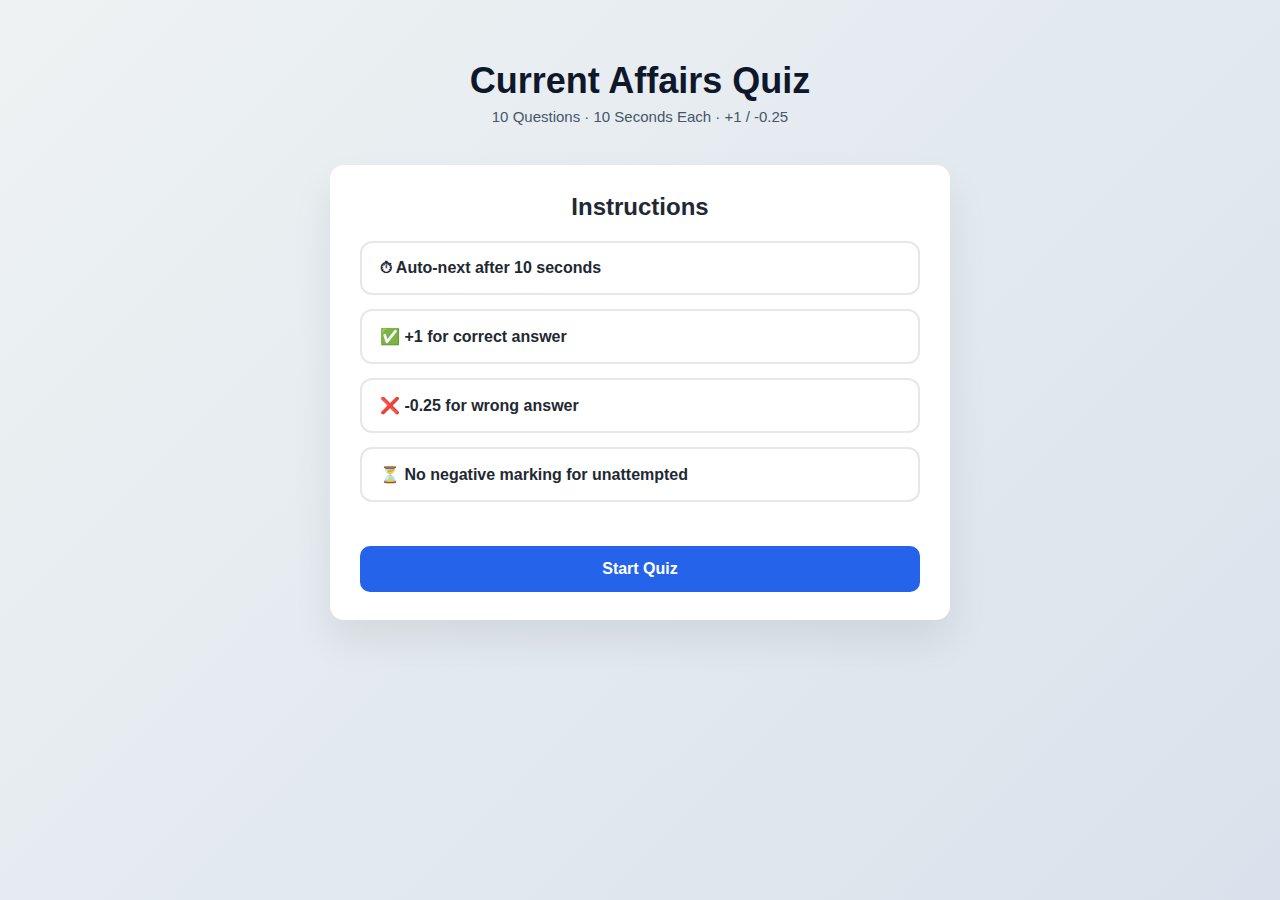
<file: index.html>
<!DOCTYPE html>
<html lang="en">
<head>
  <meta charset="UTF-8" />
  <meta name="viewport" content="width=device-width, initial-scale=1.0" />
  <title>Current Affairs Quiz</title>
  <link rel="stylesheet" href="style.css" />
</head>
<body>

  <div class="page-wrapper">

    <div class="quiz-header">
      <h1 class="quiz-title">Current Affairs Quiz</h1>
      <p class="quiz-subtitle">
        10 Questions · 10 Seconds Each · +1 / -0.25
      </p>
    </div>

    <div id="quiz-container">

      <h2 style="margin-bottom:20px;">Instructions</h2>

      <div class="instruction-item">⏱ Auto-next after 10 seconds</div>
      <div class="instruction-item">✅ +1 for correct answer</div>
      <div class="instruction-item">❌ -0.25 for wrong answer</div>
      <div class="instruction-item">⏳ No negative marking for unattempted</div>


      <a href="quiz.html" style="text-decoration:none;">
        <button id="next-btn" style="margin-top:30px;">
          Start Quiz
        </button>
      </a>

    </div>

  </div>

</body>
</html>
</file>
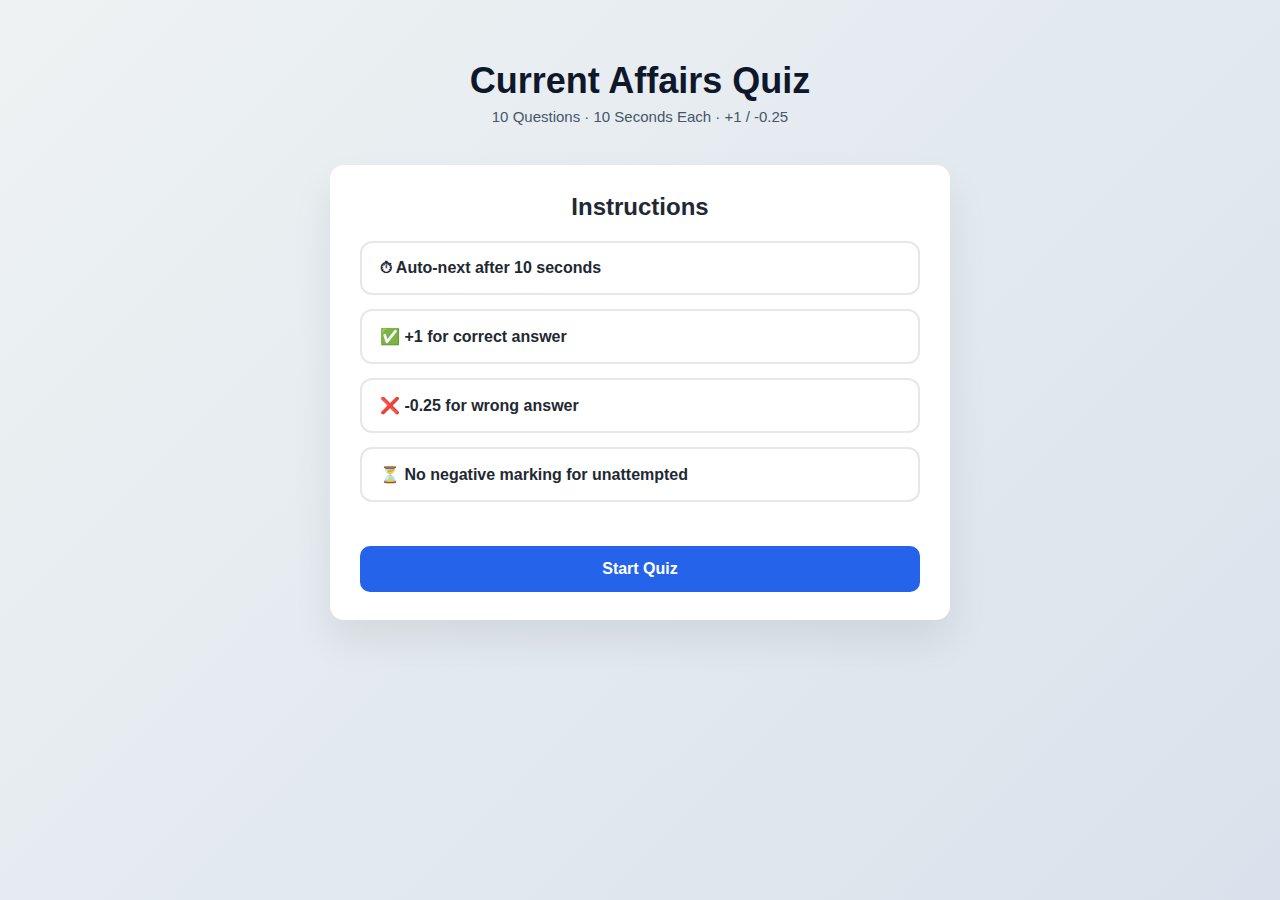
<file: analyse.html>
<!DOCTYPE html>
<html lang="en">
<head>
  <meta charset="UTF-8" />
  <title>Quiz Analysis</title>
  <link rel="stylesheet" href="style.css" />
  <style>
    .analysis-wrapper {
      max-width: 900px;
      margin: 0 auto;
      padding: 50px 20px;
    }

    .analysis-title {
      text-align: center;
      font-size: 32px;
      font-weight: 800;
      margin-bottom: 40px;
      color: #0f172a;
    }

    .question-card {
      background: #ffffff;
      border-radius: 14px;
      padding: 24px;
      margin-bottom: 30px;
      box-shadow: 0 10px 25px rgba(0,0,0,0.05);
    }

    .question-text {
      font-size: 18px;
      font-weight: 700;
      margin-bottom: 16px;
      color: #111827;
    }

    .analysis-option {
      padding: 12px 14px;
      border-radius: 10px;
      border: 2px solid #e5e7eb;
      margin-bottom: 10px;
      font-size: 16px;
      font-weight: 600;
      background: #f9fafb;
    }

    /* Correct answer */
    .analysis-option.correct {
      color: #2f9e44;
      border-color: #2f9e44;
      background: #ebfbee;
    }

    /* Wrong selected answer */
    .analysis-option.wrong {
      color: #e03131;
      border-color: #e03131;
      background: #fff5f5;
    }

    .back-btn {
      display: block;
      width: 100%;
      margin-top: 40px;
      padding: 16px;
      font-size: 18px;
      font-weight: 700;
      border-radius: 12px;
      border: none;
      background: #4c5fd5;
      color: white;
      cursor: pointer;
    }
  </style>
</head>
<body>

  <div class="analysis-wrapper">

    <div class="analysis-title">Full Answer Analysis</div>

    <div id="analysis-container"></div>

    <button class="back-btn" onclick="goBack()">⬅ Back to Result</button>

  </div>

  <script>
    const data = JSON.parse(sessionStorage.getItem("userAnswers"));

    if (!data) {
      window.location.href = "index.html";
    }

    const container = document.getElementById("analysis-container");

    data.forEach((item, qIndex) => {
      const card = document.createElement("div");
      card.classList.add("question-card");

      const qText = document.createElement("div");
      qText.classList.add("question-text");
      qText.innerText = `Q${qIndex + 1}. ${item.question}`;
      card.appendChild(qText);

      item.options.forEach((opt, index) => {
        const optDiv = document.createElement("div");
        optDiv.classList.add("analysis-option");

        optDiv.innerText = `${String.fromCharCode(65 + index)}. ${opt}`;

        // Correct option
        if (index === item.correctIndex) {
          optDiv.classList.add("correct");
        }

        // Wrong selected option
        if (item.selectedIndex !== null && index === item.selectedIndex && index !== item.correctIndex) {
          optDiv.classList.add("wrong");
        }

        card.appendChild(optDiv);
      });

      container.appendChild(card);
    });

    function goBack() {
      window.location.href = "result.html";
    }
  </script>

</body>
</html>
</file>
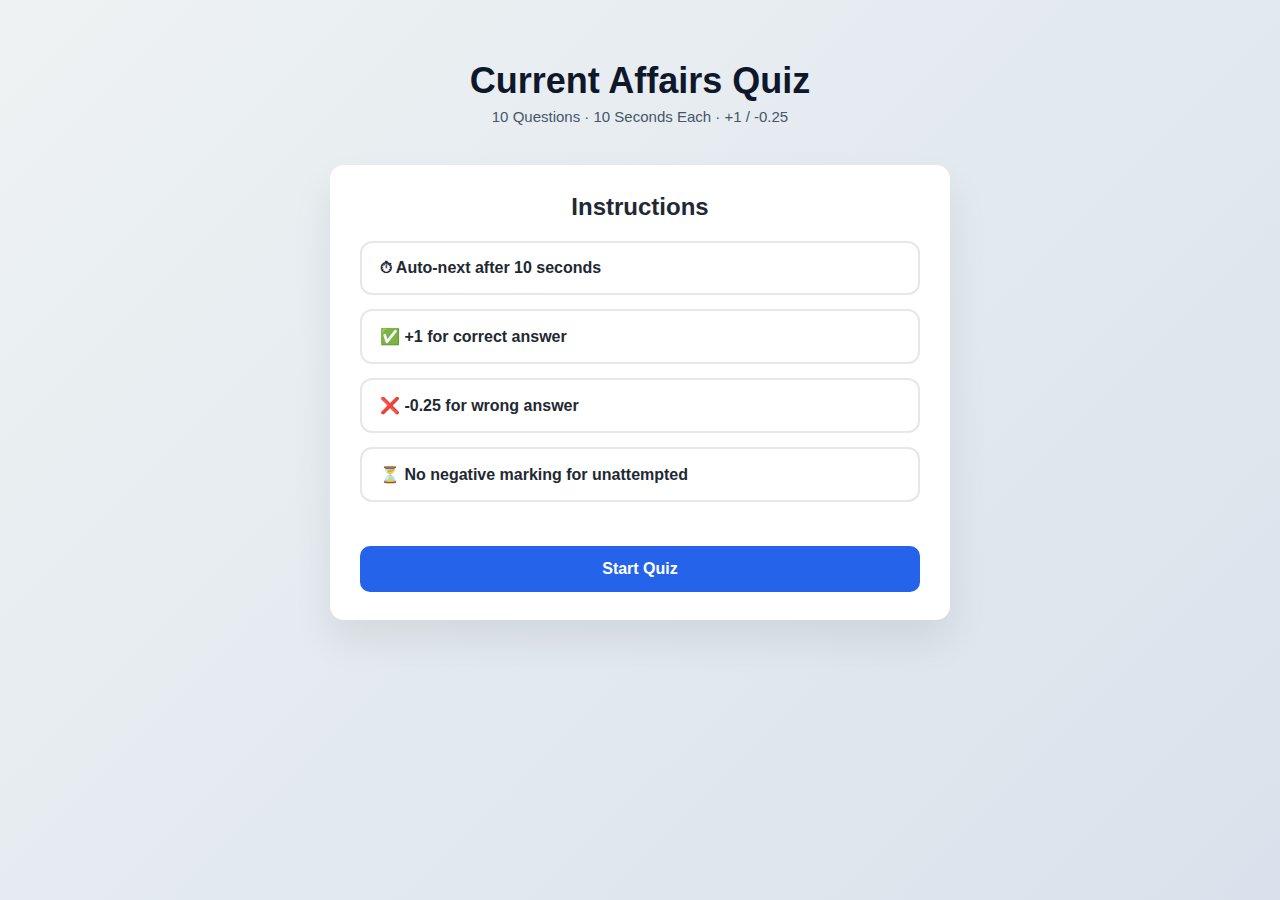
<file: analysis.html>
<!DOCTYPE html>
<html lang="en">
<head>
  <meta charset="UTF-8" />
  <meta name="viewport" content="width=device-width, initial-scale=1.0" />
  <title>Quiz Analysis</title>
  <link rel="stylesheet" href="style.css" />
  <style>
    .analysis-wrapper {
      max-width: 900px;
      margin: 0 auto;
      padding: 50px 20px;
    }

    .analysis-title {
      text-align: center;
      font-size: 32px;
      font-weight: 800;
      margin-bottom: 40px;
      color: #0f172a;
    }

    .question-card {
      background: #ffffff;
      border-radius: 14px;
      padding: 24px;
      margin-bottom: 30px;
      box-shadow: 0 10px 25px rgba(0,0,0,0.05);
    }

    .question-text {
      font-size: 18px;
      font-weight: 700;
      margin-bottom: 16px;
      color: #111827;
    }

    .analysis-option {
      padding: 12px 14px;
      border-radius: 10px;
      border: 2px solid #e5e7eb;
      margin-bottom: 10px;
      font-size: 16px;
      font-weight: 600;
      background: #f9fafb;
    }

    /* Correct answer */
    .analysis-option.correct {
      color: #2f9e44;
      border-color: #2f9e44;
      background: #ebfbee;
    }

    /* Wrong selected answer */
    .analysis-option.wrong {
      color: #e03131;
      border-color: #e03131;
      background: #fff5f5;
    }

    .back-btn {
      display: block;
      width: 100%;
      margin-top: 40px;
      padding: 16px;
      font-size: 18px;
      font-weight: 700;
      border-radius: 12px;
      border: none;
      background: #4c5fd5;
      color: white;
      cursor: pointer;
    }
  </style>
</head>
<body>

  <div class="analysis-wrapper">

    <div class="analysis-title">Full Answer Analysis</div>

    <div id="analysis-container"></div>

    <button class="back-btn" onclick="goBack()">⬅ Back to Result</button>

  </div>

  <script>
    const data = JSON.parse(sessionStorage.getItem("userAnswers"));

    if (!data) {
      window.location.href = "index.html";
    }

    const container = document.getElementById("analysis-container");

    data.forEach((item, qIndex) => {
      const card = document.createElement("div");
      card.classList.add("question-card");

      const qText = document.createElement("div");
      qText.classList.add("question-text");
      qText.innerText = `Q${qIndex + 1}. ${item.question}`;
      card.appendChild(qText);

      item.options.forEach((opt, index) => {
        const optDiv = document.createElement("div");
        optDiv.classList.add("analysis-option");

        optDiv.innerText = `${String.fromCharCode(65 + index)}. ${opt}`;

        // Correct option
        if (index === item.correctIndex) {
          optDiv.classList.add("correct");
        }

        // Wrong selected option
        if (item.selectedIndex !== null && index === item.selectedIndex && index !== item.correctIndex) {
          optDiv.classList.add("wrong");
        }

        card.appendChild(optDiv);
      });

      container.appendChild(card);
    });

    function goBack() {
      window.location.href = "result.html";
    }
  </script>

</body>
</html>
</file>
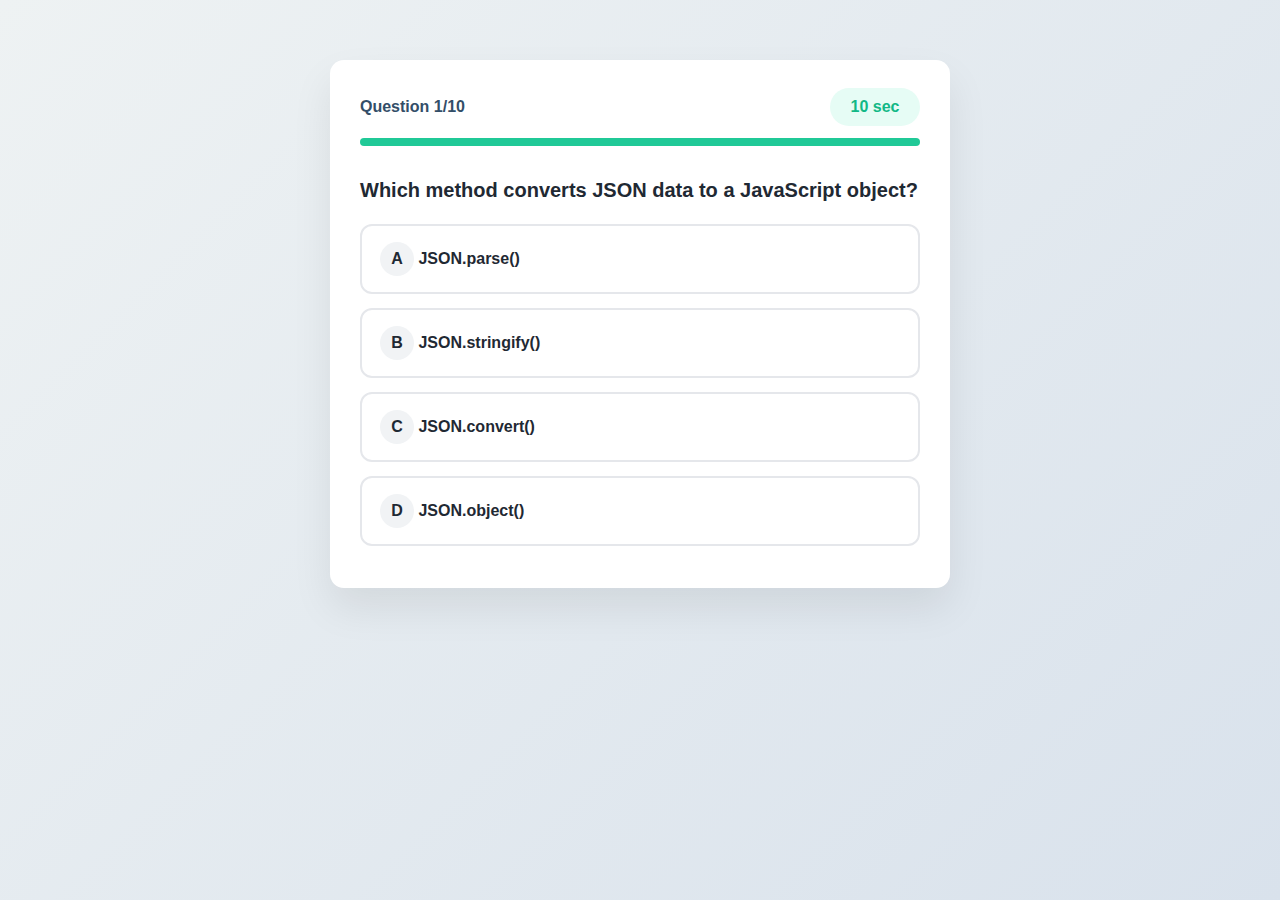
<file: quiz.html>
<!DOCTYPE html>
<html lang="en">
<head>
  <meta charset="UTF-8" />
  <meta name="viewport" content="width=device-width, initial-scale=1.0" />
  <title>Current Affairs Quiz</title>
  <link rel="stylesheet" href="style.css" />
</head>
<body>

  <div class="page-wrapper">

    <!-- QUIZ CARD ONLY -->
    <div id="quiz-container">

      <!-- TOP BAR -->
      <div id="top-bar">

        <div id="question-number">
          Question <strong><span id="q-current">1</span></strong>/<span id="q-total">10</span>
        </div>

        <div id="timer-badge">
          <span id="time-left">10</span> sec
        </div>

      </div>

      <!-- PROGRESS BAR -->
      <div id="progress-bar-wrapper">
        <div id="progress-bar"></div>
      </div>

      <!-- QUESTION -->
      <div id="question-text">
        Question text goes here
      </div>

      <!-- OPTIONS -->
      <div id="options">
        <!-- Options injected by JS -->
      </div>

      <!-- NEXT BUTTON -->
      <button id="next-btn" disabled>Next</button>

    </div>

  </div>

  <!-- SCRIPTS -->
  <script src="questions.js"></script>
  <script src="quiz.js"></script>

</body>
</html>
</file>
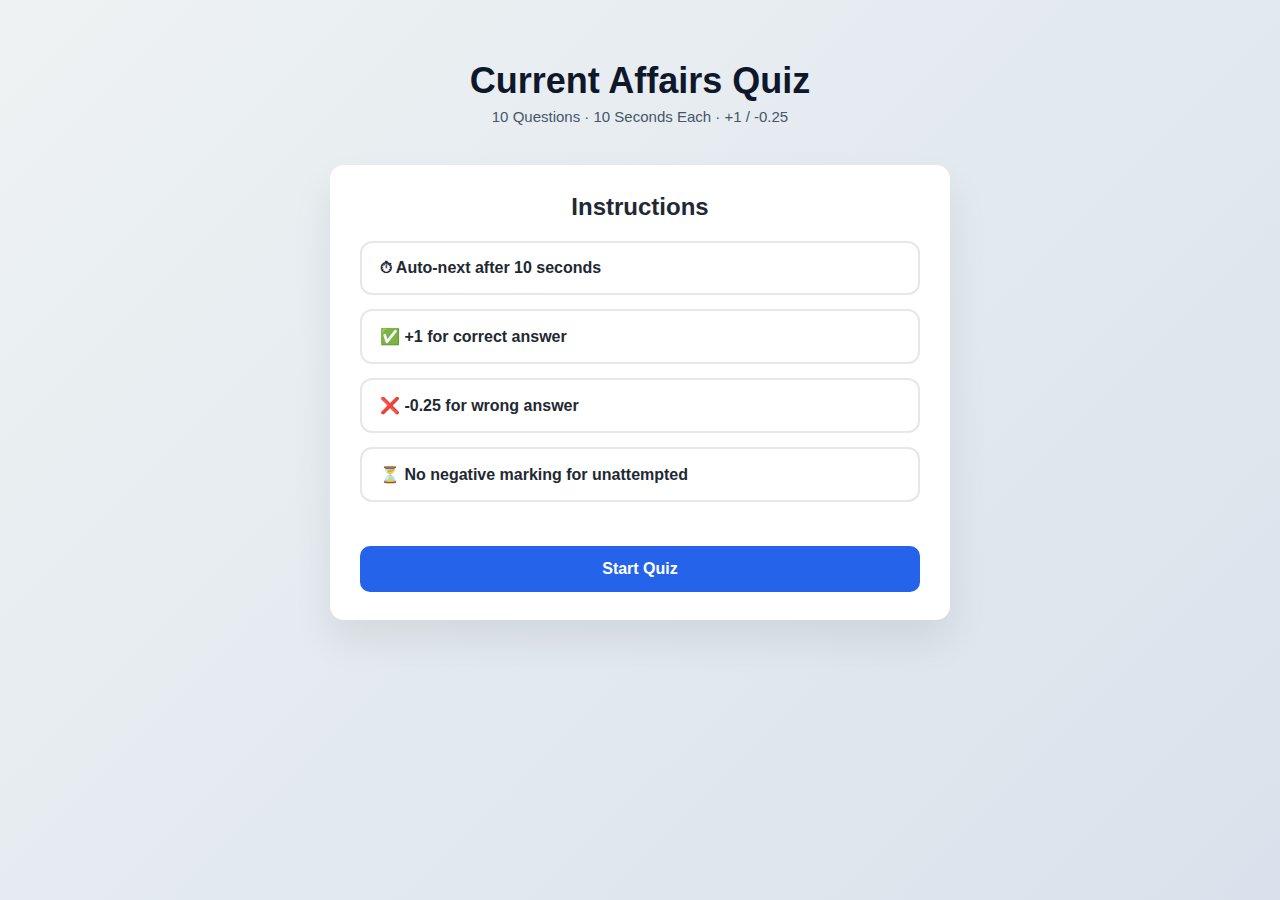
<file: result.html>
<!DOCTYPE html>
<html lang="en">
<head>
  <meta charset="UTF-8" />
  <meta name="viewport" content="width=device-width, initial-scale=1.0" />
  <title>Quiz Result</title>
  <link rel="stylesheet" href="style.css" />

  <style>
    .result-wrapper {
      max-width: 520px;
      margin: 0 auto;
      padding: 60px 20px;
      text-align: center;
    }

    .result-icon {
      width: 80px;
      height: 80px;
      border-radius: 50%;
      background: #5c7cfa;
      display: flex;
      align-items: center;
      justify-content: center;
      margin: 0 auto 20px;
      color: white;
      font-size: 36px;
    }

    .result-message {
      font-size: 28px;
      font-weight: 800;
      margin-bottom: 30px;
    }

    .score-card {
      background: #f8f9fa;
      border-radius: 14px;
      padding: 25px;
      margin-bottom: 30px;
    }

    .score-card .label {
      color: #6b7280;
      font-size: 14px;
      margin-bottom: 6px;
    }

    .score-card .score {
      font-size: 48px;
      font-weight: 800;
      color: #5c7cfa;
    }

    .score-card .out-of {
      color: #6b7280;
      margin-top: 4px;
    }

    .summary-card {
      display: flex;
      justify-content: space-between;
      align-items: center;
      padding: 16px 18px;
      border-radius: 12px;
      margin-bottom: 14px;
      font-size: 16px;
      font-weight: 600;
    }

    .summary-card .left {
      display: flex;
      align-items: center;
      gap: 10px;
    }

    .summary-card .right {
      font-size: 18px;
      font-weight: 700;
    }

    .correct-card {
      background: #e6fcf5;
      color: #0ca678;
    }

    .wrong-card {
      background: #fff5f5;
      color: #e03131;
    }

    .unattempted-card {
      background: #f1f3f5;
      color: #495057;
    }

    .primary-btn {
      width: 100%;
      margin-top: 25px;
      padding: 16px;
      font-size: 18px;
      font-weight: 700;
      border-radius: 12px;
      border: none;
      background: #4c5fd5;
      color: white;
      cursor: pointer;
      transition: all 0.2s ease;
    }

    .primary-btn:hover {
      background: #364fc7;
    }

    .secondary-btn {
      width: 100%;
      margin-top: 15px;
      padding: 16px;
      font-size: 18px;
      font-weight: 700;
      border-radius: 12px;
      border: none;
      background: #0ca678;
      color: white;
      cursor: pointer;
      transition: all 0.2s ease;
    }

    .secondary-btn:hover {
      background: #099268;
    }
  </style>
</head>
<body>

  <div class="result-wrapper">

    <div class="result-icon">🏆</div>

    <!-- Dynamic message -->
    <div id="result-message" class="result-message">
      Result Message
    </div>

    <!-- SCORE CARD -->
    <div class="score-card">
      <div class="label">Your Score</div>
      <div id="final-score" class="score">0.00</div>
      <div class="out-of">out of 10</div>
    </div>

    <!-- SUMMARY CARDS -->
    <div class="summary-card correct-card">
      <div class="left">✔ Correct</div>
      <div class="right" id="correct-summary">0 × (+1)</div>
    </div>

    <div class="summary-card wrong-card">
      <div class="left">✖ Wrong</div>
      <div class="right" id="wrong-summary">0 × (-0.25)</div>
    </div>

    <div class="summary-card unattempted-card">
      <div class="left">➖ Unattempted</div>
      <div class="right" id="unattempted-summary">0</div>
    </div>

    <!-- BUTTONS -->
    <button class="primary-btn" onclick="restartQuiz()">
      🔄 Try Again
    </button>

    <button class="secondary-btn" onclick="goToAnalysis()">
      📊 View Analysis
    </button>

  </div>

  <script>
    // Prevent back navigation
    history.pushState(null, null, location.href);
    window.onpopstate = function () {
      history.pushState(null, null, location.href);
    };

    const score = parseFloat(sessionStorage.getItem("finalScore"));
    const correct = parseInt(sessionStorage.getItem("correctCount"));
    const wrong = parseInt(sessionStorage.getItem("wrongCount"));
    const unattempted = parseInt(sessionStorage.getItem("unattemptedCount"));

    if (isNaN(score)) {
      window.location.href = "index.html";
    }

    // Set score
    document.getElementById("final-score").innerText = score.toFixed(2);

    // Set summaries
    document.getElementById("correct-summary").innerText = `${correct} × (+1)`;
    document.getElementById("wrong-summary").innerText = `${wrong} × (-0.25)`;
    document.getElementById("unattempted-summary").innerText = `${unattempted}`;

    // Set result message based on score
    const messageEl = document.getElementById("result-message");

    if (score < 5) {
      messageEl.innerText = "Better Luck Next Time!";
      messageEl.style.color = "#e03131"; // red
    } 
    else if (score >= 5 && score <= 8) {
      messageEl.innerText = "Good Effort! Keep Practicing 💪";
      messageEl.style.color = "#f08c00"; // orange
    } 
    else {
      messageEl.innerText = "Excellent Performance! 🌟";
      messageEl.style.color = "#2f9e44"; // green
    }

    function restartQuiz() {
      sessionStorage.clear();
      window.location.href = "index.html";
    }

    function goToAnalysis() {
      window.location.href = "analysis.html";
    }
  </script>

</body>
</html>
</file>
<file: style.css>
/* -------- RESET -------- */
* {
  margin: 0;
  padding: 0;
  box-sizing: border-box;
}

/* -------- BODY -------- */
body {
  overflow-x: hidden;
  font-family: "Segoe UI", Roboto, Arial, sans-serif;
  background: linear-gradient(135deg, #eef2f3, #d9e2ec);
  min-height: 100vh;
  margin: 0;
  color: #1f2933;
}

/* -------- PAGE WRAPPER -------- */
.page-wrapper {
  max-width: 1100px;
  margin: 0 auto;
  padding: 60px 20px;
}

/* -------- QUIZ HEADER -------- */
.quiz-header {
  text-align: center;
  margin-bottom: 40px;
}

.quiz-title {
  font-size: 36px;
  font-weight: 800;
  margin-bottom: 6px;
  color: #0f172a;
}

.quiz-subtitle {
  font-size: 15px;
  color: #475569;
}

/* -------- QUIZ CARD -------- */
#quiz-container {
  width: 620px;
  max-width: 100%;
  margin: 0 auto;
  background: #ffffff;
  border-radius: 14px;
  padding: 28px 30px;
  box-shadow: 0 20px 40px rgba(0, 0, 0, 0.08);
  animation: fadeIn 0.4s ease;
}

/* -------- TOP BAR -------- */
#top-bar {
  display: flex;
  justify-content: space-between;
  align-items: center;
  margin-bottom: 18px;
  font-size: 14px;
  font-weight: 600;
  color: #334e68;
}

#timer {
  background: #ffe3e3;
  color: #c92a2a;
  padding: 6px 12px;
  border-radius: 20px;
  font-weight: 700;
}

/* -------- QUESTION -------- */
#question-text {
  font-size: 20px;
  font-weight: 600;
  margin-bottom: 20px;
  line-height: 1.4;
}

/* -------- OPTIONS -------- */
.option {
  display: flex;
  align-items: center;
  gap: 14px;
  padding: 16px 18px;
  border-radius: 12px;
  border: 2px solid #e5e7eb;
  margin-bottom: 14px;
  cursor: pointer;
  background: #ffffff;
  transition: all 0.2s ease;
  font-size: 16px;
  font-weight: 600;
}

/* Hover state */
.option:hover {
  background: #f5f7ff;
  border-color: #a5b4fc;
}

/* Selected state */
.option.selected {
  background: #f0f4ff;
  border-color: #3b5bdb;
  box-shadow: 0 0 0 1px rgba(59, 91, 219, 0.2);
}

/* Letter circle (A/B/C/D) */
.option strong {
  display: inline-flex;
  align-items: center;
  justify-content: center;
  width: 34px;
  height: 34px;
  border-radius: 50%;
  background: #f1f3f5;
  color: #1f2933;
  font-weight: 700;
  flex-shrink: 0;
  transition: all 0.2s ease;
}

/* Letter circle when selected */
.option.selected strong {
  background: #3b5bdb;
  color: #ffffff;
}

/* Hide default radio visually but keep it accessible */
.option input[type="radio"] {
  display: none;
}

/* -------- NEXT BUTTON -------- */
#next-btn {
  width: 100%;
  margin-top: 22px;
  padding: 14px;
  font-size: 16px;
  font-weight: 600;
  border-radius: 10px;
  border: none;
  background: #2563eb;
  color: white;
  cursor: pointer;
  transition: all 0.2s ease;
}

#next-btn:disabled {
  background: #cbd5e1;
  cursor: not-allowed;
}

#next-btn:not(:disabled):hover {
  background: #1e40af;
}

/* -------- RESULT PAGE -------- */
h2 {
  text-align: center;
  margin-bottom: 10px;
}

#final-score {
  font-size: 22px;
  font-weight: 700;
  text-align: center;
  margin-top: 15px;
}

/* -------- ANIMATION -------- */
@keyframes fadeIn {
  from {
    opacity: 0;
    transform: translateY(10px);
  }
  to {
    opacity: 1;
    transform: translateY(0);
  }
}
/* -------- TOP BAR UPGRADE -------- */
#top-bar {
  display: flex;
  justify-content: space-between;
  align-items: center;
  margin-bottom: 12px;
  font-size: 16px;
  font-weight: 600;
}

#timer-badge {
  background: #e6fcf5;
  color: #12b886;
  padding: 10px 16px;
  border-radius: 999px;
  font-weight: 700;
  min-width: 90px;
  text-align: center;
  transition: all 0.3s ease;
}

/* danger state */
#timer-badge.danger {
  background: #ffe3e3;
  color: #c92a2a;
}

/* -------- PROGRESS BAR -------- */
#progress-bar-wrapper {
  width: 100%;
  height: 8px;
  background: #e5e7eb;
  border-radius: 999px;
  overflow: hidden;
  margin-bottom: 30px;
}

#progress-bar {
  height: 100%;
  width: 100%;
  background: #20c997;
  transition: width 1s linear, background 0.3s ease;
}

#progress-bar.danger {
  background: #fa5252;
}
/* -------- INSTRUCTION ITEMS (WELCOME PAGE ONLY) -------- */
.instruction-item {
  padding: 16px 18px;
  border-radius: 12px;
  border: 2px solid #e5e7eb;
  margin-bottom: 14px;
  background: #ffffff;
  font-size: 16px;
  font-weight: 600;
  color: #1f2933;

  /* Critical: make it feel non-clickable */
  cursor: default;
}

/* Disable any hover effect */
.instruction-item:hover {
  background: #ffffff;
  border-color: #e5e7eb;
}
/* -------- MOBILE RESPONSIVE -------- */
@media (max-width: 768px) {

  /* Reduce top spacing */
  .page-wrapper,
  .result-wrapper,
  .analysis-wrapper {
    padding: 30px 12px;
  }

  /* Quiz card */
  #quiz-container {
    padding: 20px 16px;
    border-radius: 12px;
  }

  /* Question text */
  #question-text {
    font-size: 18px;
    line-height: 1.4;
  }

  /* Option cards */
  .option {
    padding: 14px 14px;
    font-size: 15px;
  }

  .option strong {
    width: 30px;
    height: 30px;
    font-size: 14px;
  }

  /* Timer badge */
  #timer-badge {
    padding: 8px 12px;
    font-size: 14px;
    min-width: 70px;
  }

  /* Progress bar spacing */
  #progress-bar-wrapper {
    margin-bottom: 20px;
  }

  /* Result page */
  .result-message {
    font-size: 22px;
  }

  .score-card .score {
    font-size: 40px;
  }

  .summary-card {
    padding: 14px;
    font-size: 15px;
  }

  .primary-btn,
  .secondary-btn,
  .try-again-btn,
  .back-btn {
    font-size: 16px;
    padding: 14px;
  }

  /* Analysis page */
  .analysis-title {
    font-size: 24px;
  }

  .question-text {
    font-size: 16px;
  }

  .analysis-option {
    font-size: 15px;
    padding: 10px 12px;
  }
}
</file>
